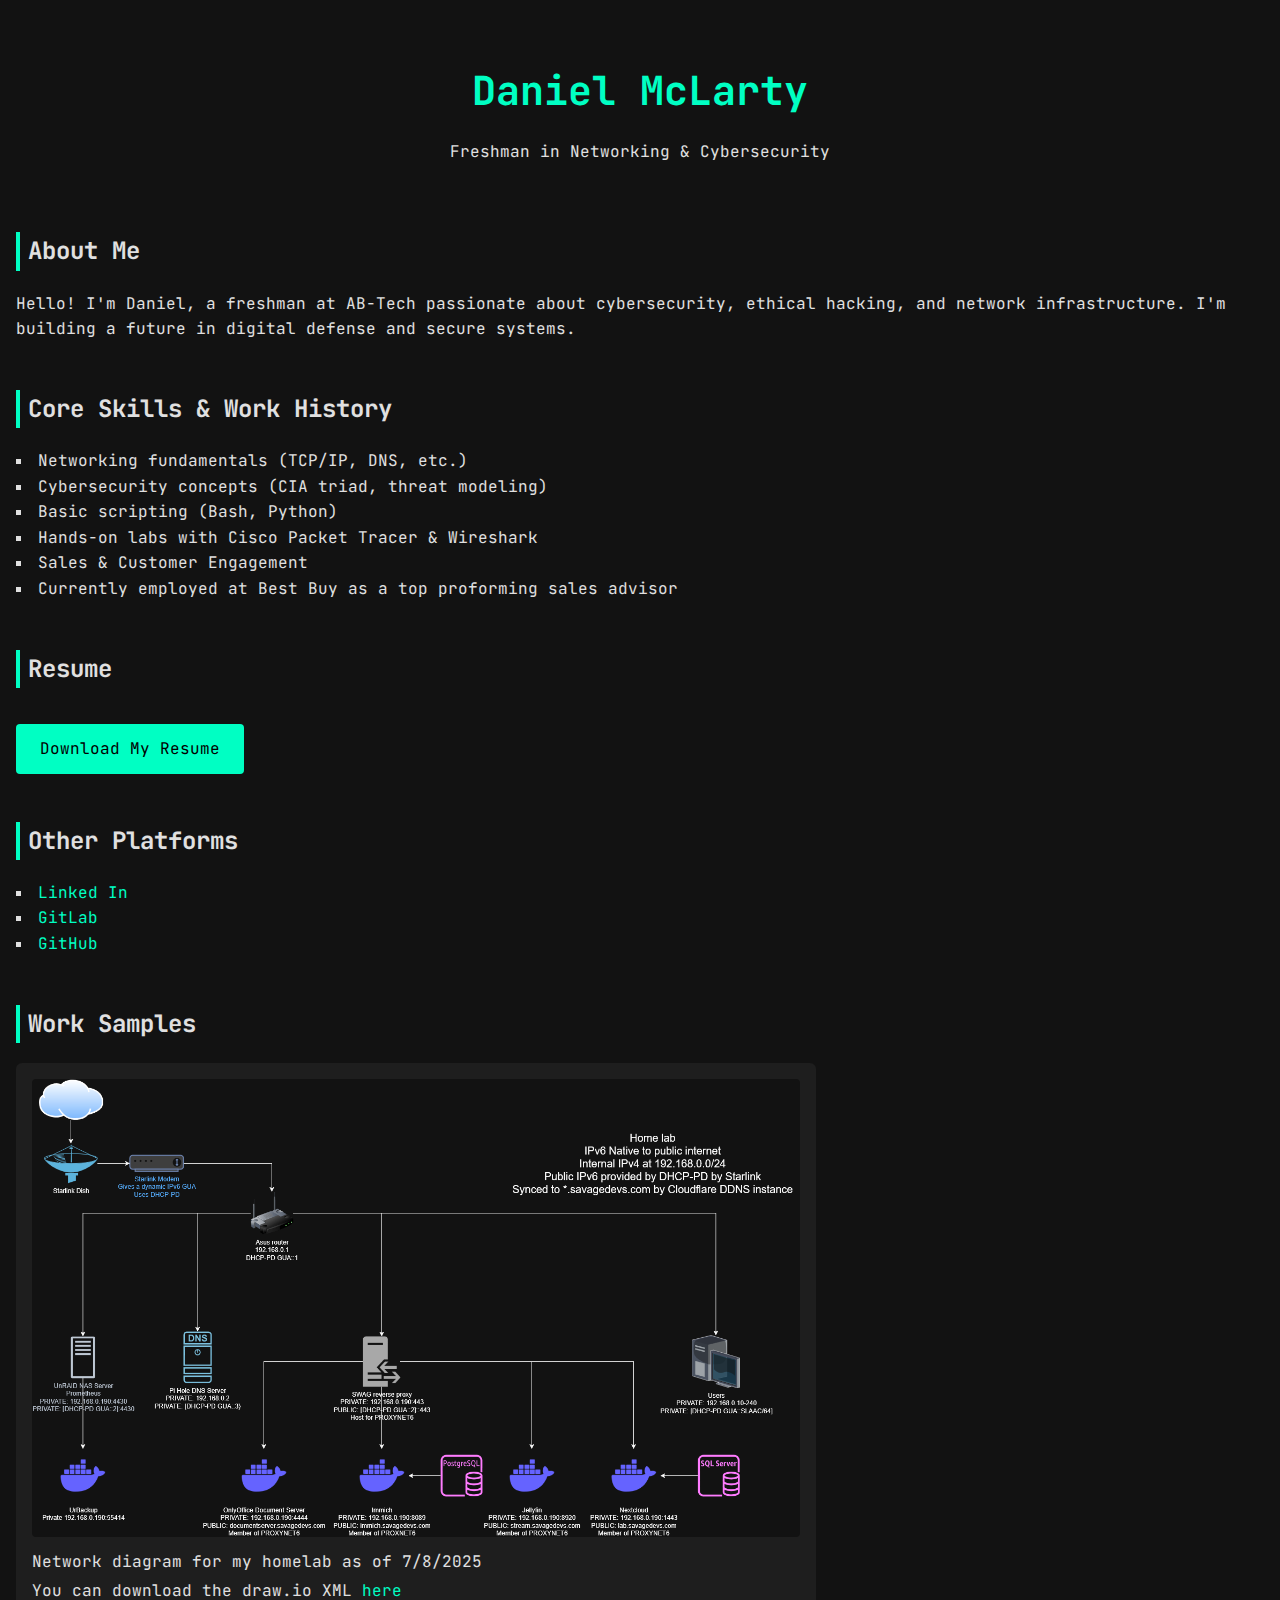
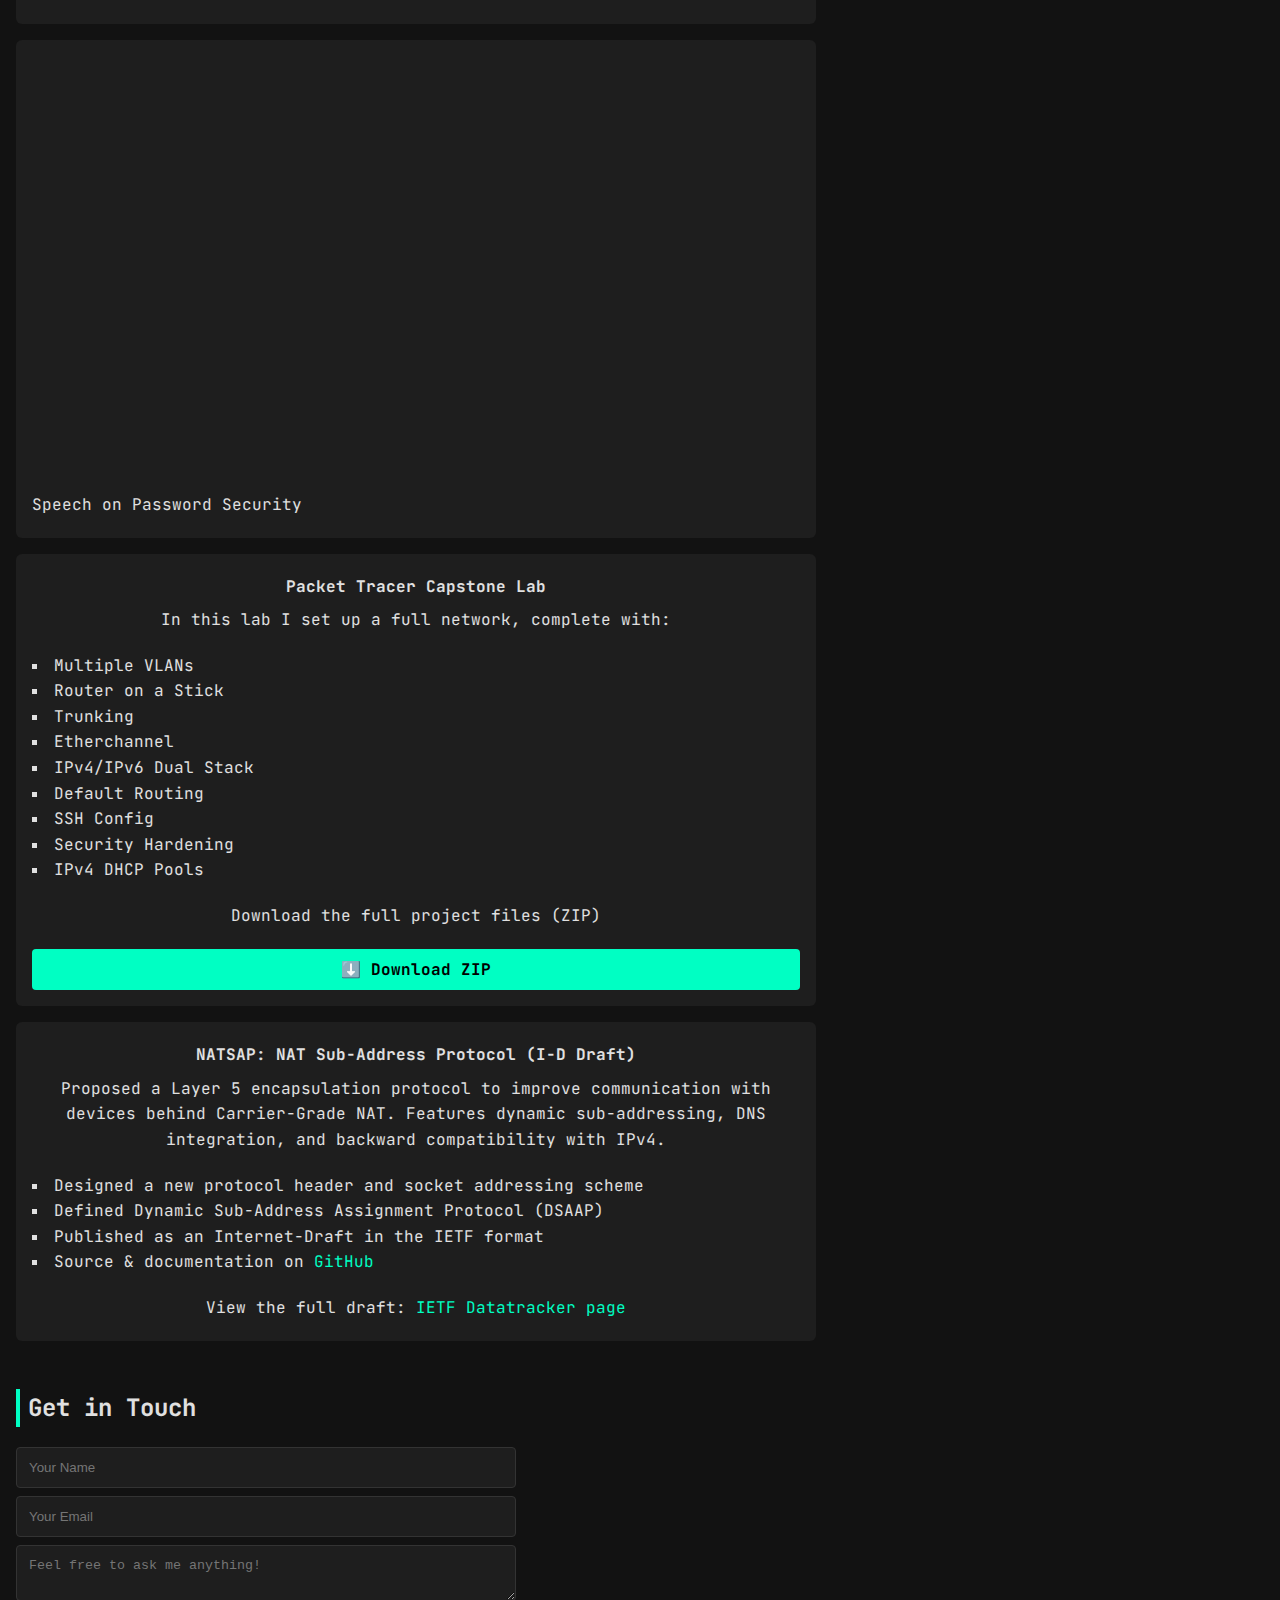
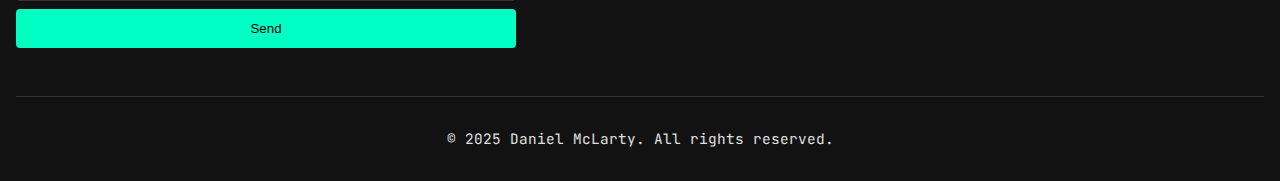
<file: index.html>
<!--
  MIT License

  Copyright (c) 2025 Daniel McLarty

  Permission is hereby granted, free of charge, to any person obtaining a copy
  of this software and associated documentation files (the "Software"), to deal
  in the Software without restriction, including without limitation the rights
  to use, copy, modify, merge, publish, distribute, sublicense, and/or sell
  copies of the Software, and to permit persons to whom the Software is
  furnished to do so, subject to the following conditions:

  The above copyright notice and this permission notice shall be included in all
  copies or substantial portions of the Software.

  THE SOFTWARE IS PROVIDED "AS IS", WITHOUT WARRANTY OF ANY KIND, EXPRESS OR
  IMPLIED, INCLUDING BUT NOT LIMITED TO THE WARRANTIES OF MERCHANTABILITY,
  FITNESS FOR A PARTICULAR PURPOSE AND NONINFRINGEMENT. IN NO EVENT SHALL THE
  AUTHORS OR COPYRIGHT HOLDERS BE LIABLE FOR ANY CLAIM, DAMAGES OR OTHER
  LIABILITY, WHETHER IN AN ACTION OF CONTRACT, TORT OR OTHERWISE, ARISING FROM,
  OUT OF OR IN CONNECTION WITH THE SOFTWARE OR THE USE OR OTHER DEALINGS IN THE
  SOFTWARE.
-->

<!DOCTYPE html>
<html lang="en">

<head>
  <meta charset="UTF-8" />
  <meta name="viewport" content="width=device-width, initial-scale=1.0" />
  <title>Daniel McLarty | Cybersecurity & Networking</title>
  <link href="https://fonts.googleapis.com/css2?family=JetBrains+Mono&display=swap" rel="stylesheet">
  <link rel="stylesheet" href="styles.css" />
  <link rel="icon" type="image/svg+xml" href="assets/favicon.svg" />
</head>

<body>
  <header>
    <h1>Daniel McLarty</h1>
    <p>Freshman in Networking & Cybersecurity</p>
  </header>

  <main>
    <section id="about">
      <h2>About Me</h2>
      <p>Hello! I'm Daniel, a freshman at AB-Tech passionate about cybersecurity, ethical hacking, and network
        infrastructure. I'm building a future in digital defense and secure systems.</p>
    </section>

    <section id="skills">
      <h2>Core Skills & Work History</h2>
      <ul>
        <li>Networking fundamentals (TCP/IP, DNS, etc.)</li>
        <li>Cybersecurity concepts (CIA triad, threat modeling)</li>
        <li>Basic scripting (Bash, Python)</li>
        <li>Hands-on labs with Cisco Packet Tracer & Wireshark</li>
        <li>Sales & Customer Engagement</li>
        <li>Currently employed at Best Buy as a top proforming sales advisor</li>
      </ul>
    </section>

    <section id="resume">
      <h2>Resume</h2>
      <a href="assets/resume.pdf" download class="btn">Download My Resume</a>
    </section>

    <section id="external">
      <h2>Other Platforms</h2>
      <ul>
        <li>
          <a href="https://linkedin.com/in/daniel-mclarty-709a6b34b">Linked In</a>
        </li>
        <li>
          <a href="https://gitlab.com/savagedevs">GitLab</a>
        </li>
        <li>
          <a href="https://github.com/Daniel-McLarty">GitHub</a>
        </li>
      </ul>
    </section>

    <section id="projects">
      <h2>Work Samples</h2>
      <div class="gallery">
        <div class="project">
          <img src="assets/network-diagram.png" alt="Sample Network Diagram" />
          <p>Network diagram for my homelab as of 7/8/2025</p>
          <p>You can download the draw.io XML <a href="assets/network.drawio.xml">here</a></p>
        </div>
        <div class="project">
          <div class="video-wrapper">
            <iframe src="https://www.youtube.com/embed/ScMzIvxBSi4" title="Placeholder Video" frameborder="0"
              allowfullscreen>
            </iframe>
          </div>
          <p>Speech on Password Security</p>
        </div>
        <div class="project">
          <div class="download-box">
            <p><strong>Packet Tracer Capstone Lab</strong></p>
            <p>In this lab I set up a full network, complete with:</p>
            <ul>
              <li>Multiple VLANs</li>
              <li>Router on a Stick</li>
              <li>Trunking</li>
              <li>Etherchannel</li>
              <li>IPv4/IPv6 Dual Stack</li>
              <li>Default Routing</li>
              <li>SSH Config</li>
              <li>Security Hardening</li>
              <li>IPv4 DHCP Pools</li>
            </ul>
            <p>Download the full project files (ZIP)</p>
            <a href="assets/packet-tracer-lab.zip" class="btn download-btn" download>
              ⬇️ Download ZIP
            </a>
          </div>
        </div>
        <div class="project">
          <div class="download-box">
            <p><strong>NATSAP: NAT Sub-Address Protocol (I-D Draft)</strong></p>
            <p>
              Proposed a Layer 5 encapsulation protocol to improve communication with devices behind Carrier-Grade NAT.
              Features dynamic sub-addressing, DNS integration, and backward compatibility with IPv4.
            </p>
            <ul>
              <li>Designed a new protocol header and socket addressing scheme</li>
              <li>Defined Dynamic Sub-Address Assignment Protocol (DSAAP)</li>
              <li>Published as an Internet-Draft in the IETF format</li>
              <li>Source & documentation on <a href="https://github.com/Daniel-McLarty/NAT-Sub-Address-Protocol"
                  target="_blank" rel="noopener noreferrer">GitHub</a></li>
            </ul>
            <p>
              View the full draft: <a href="https://datatracker.ietf.org/doc/draft-mclarty-nat-sub-address-protocol/"
                target="_blank" rel="noopener noreferrer">IETF Datatracker page</a>
            </p>
          </div>
        </div>
        <!-- Add more .project divs as needed -->
      </div>
    </section>

    <section id="form" class="contact-form">
      <h2>Get in Touch</h2>
      <div class="contact-form">
        <form id="contact-form" action="https://formsubmit.co/c743fe687f0a129fd73d56f9f8673d07" method="POST"
          target="_blank" rel="noopener noreferrer">
          <input type="text" name="name" placeholder="Your Name" aria-label="Your Name" autocomplete="name" required>
          <input type="email" name="email" placeholder="Your Email" aria-label="Your Email" autocomplete="email"
            required>
          <textarea name="message" placeholder="Feel free to ask me anything!" required></textarea>
          <input type="hidden" name="_autoresponse"
            value="Thank you for reaching out, I will respond as quick as I can.">
          <input type="hidden" name="_template" value="table">
          <input type="hidden" name="_subject" value="New submission!">
          <button type="submit">Send</button>
        </form>
        <p id="form-status" class="note" style="display: none; color: #66ff66;" aria-live="polite">✅ Message sent! I
          will respond as quick as I can.</p>
      </div>
    </section>

    <footer>
      <p>© 2025 Daniel McLarty. All rights reserved.</p>
    </footer>

    <script src="script.js"></script>
</body>

</html>
</file>
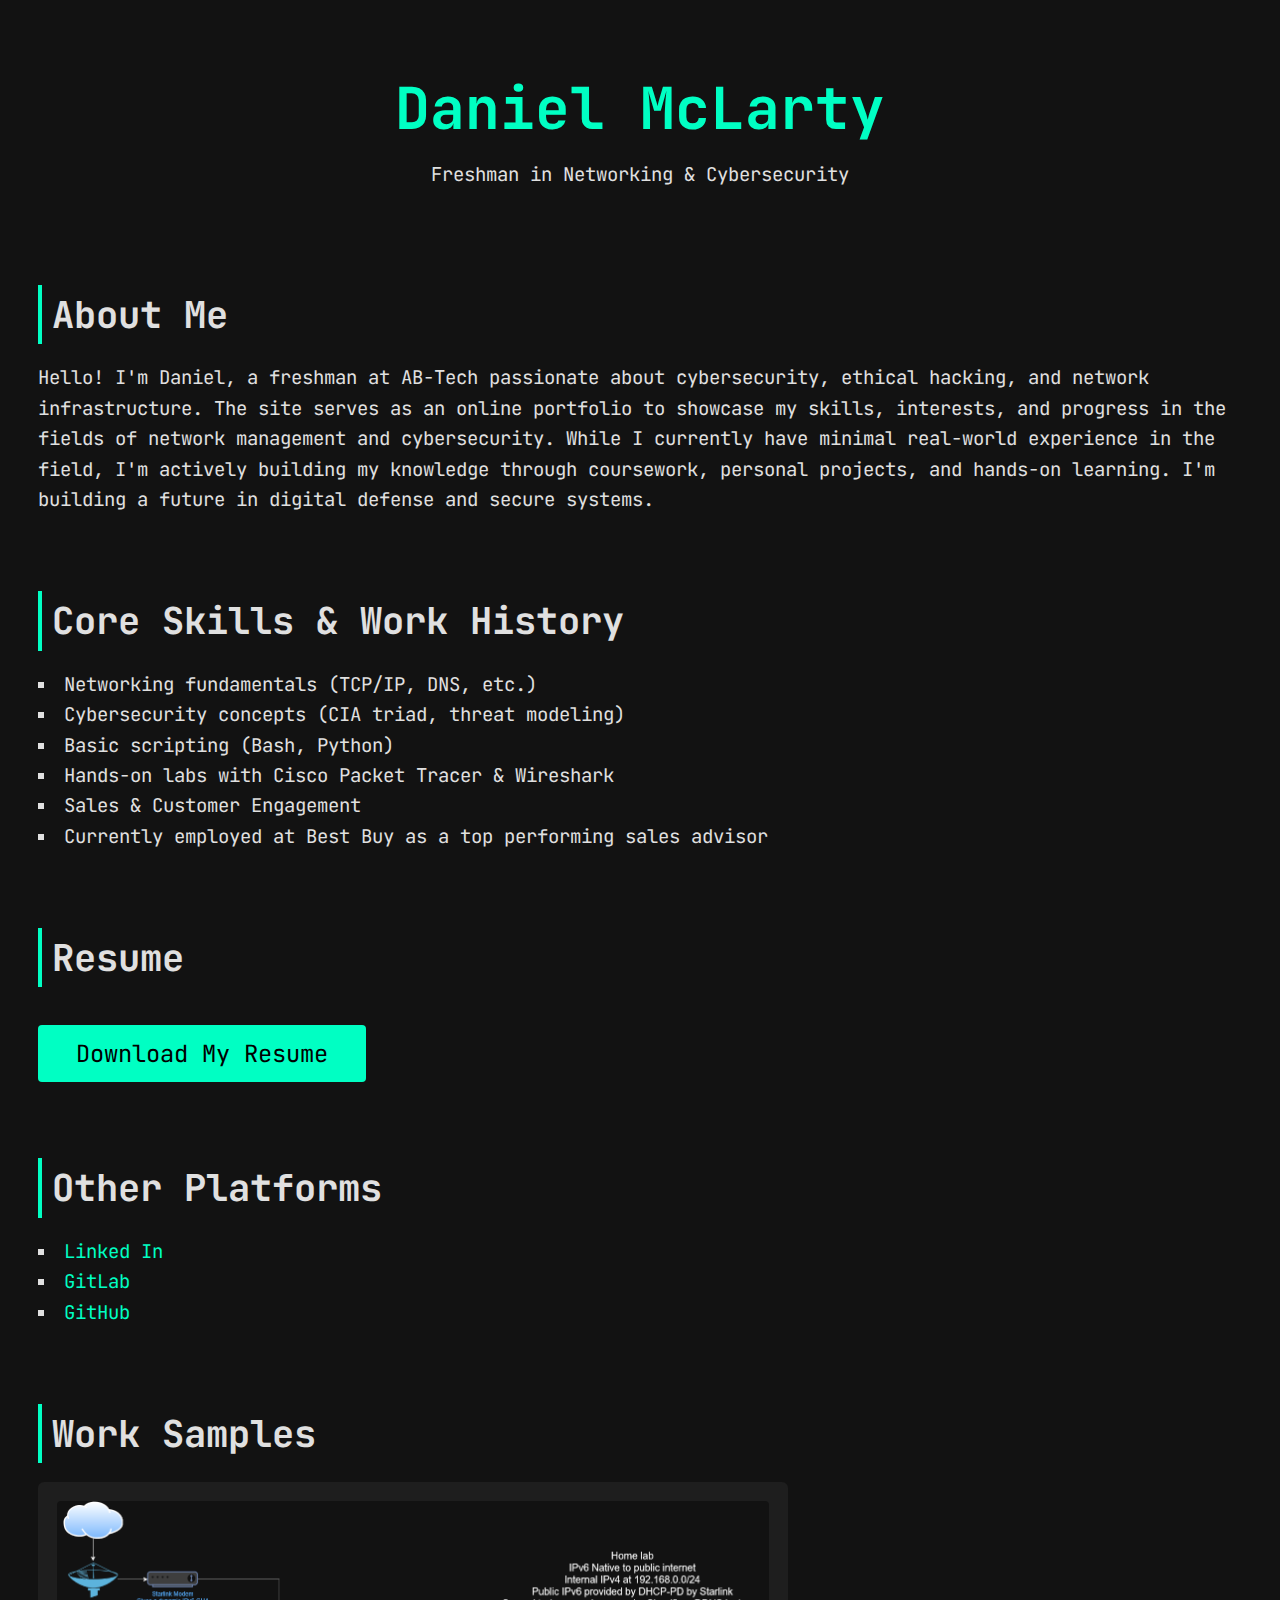
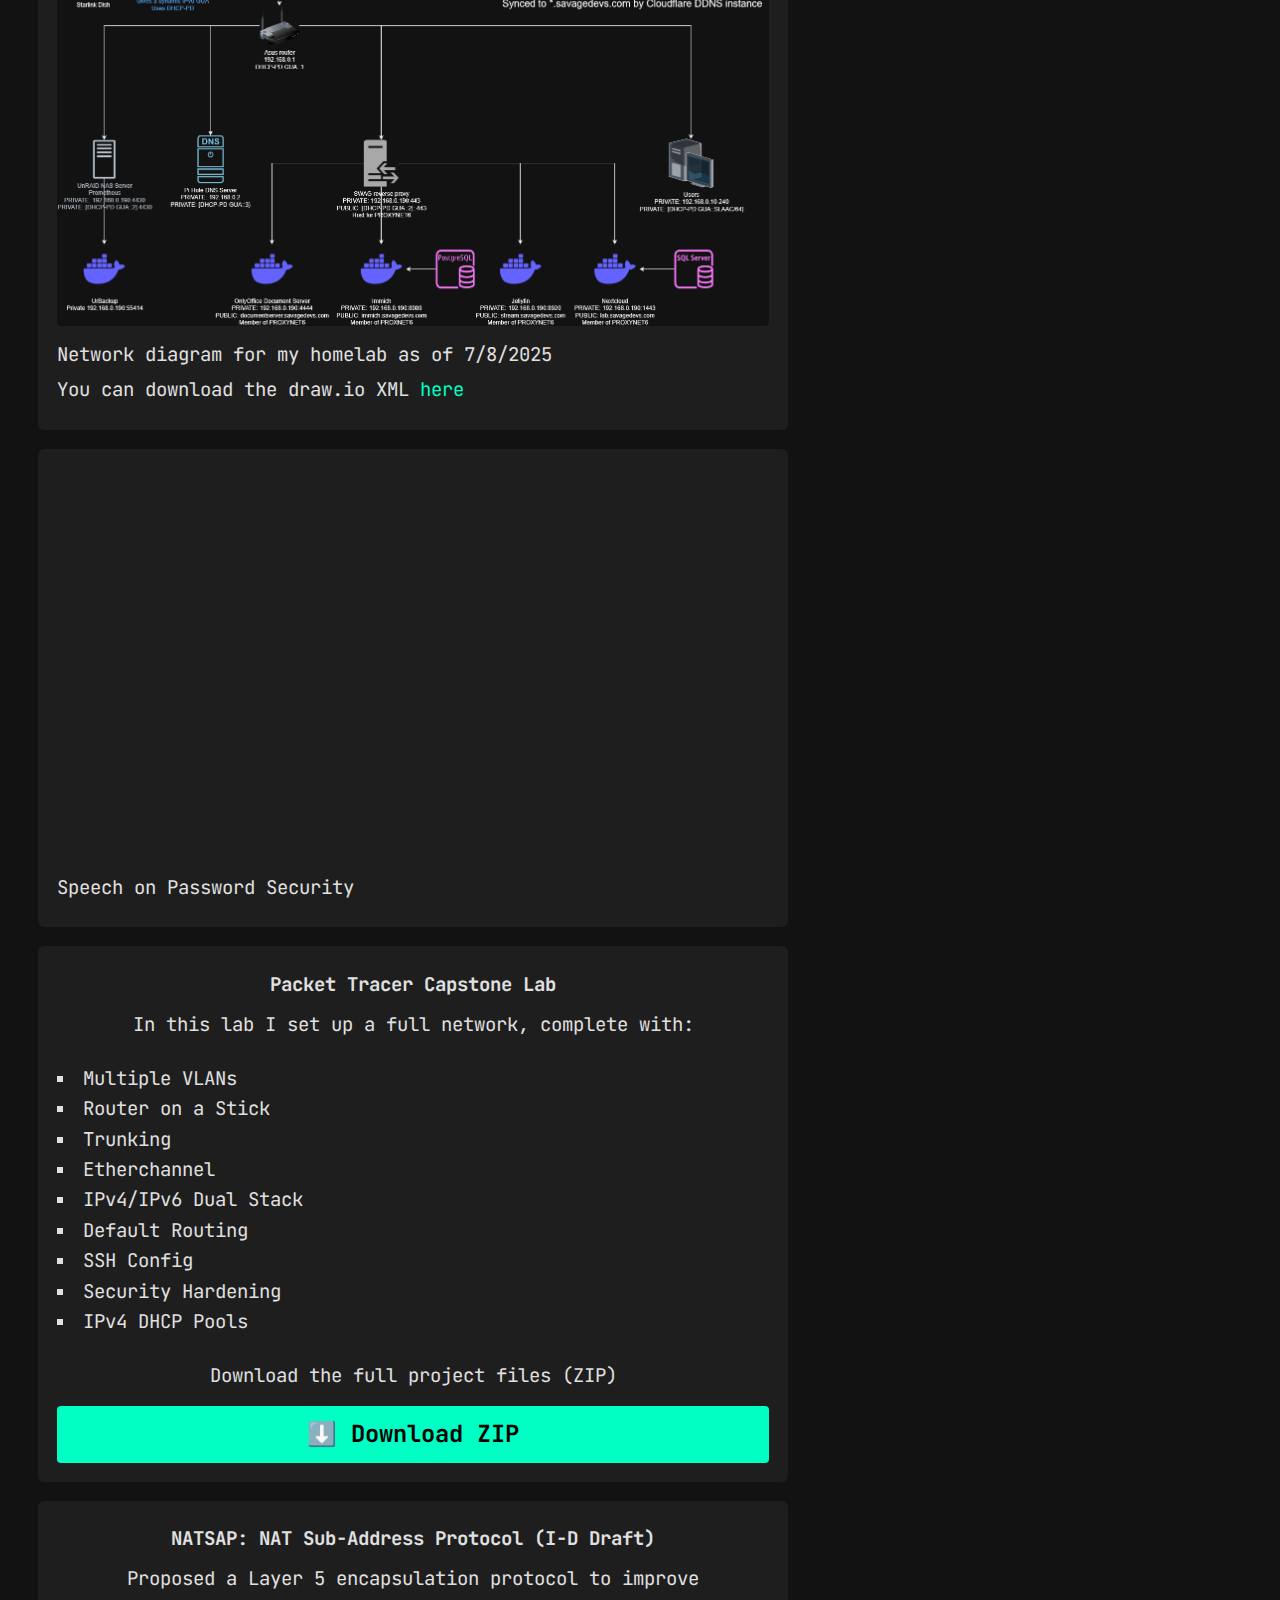
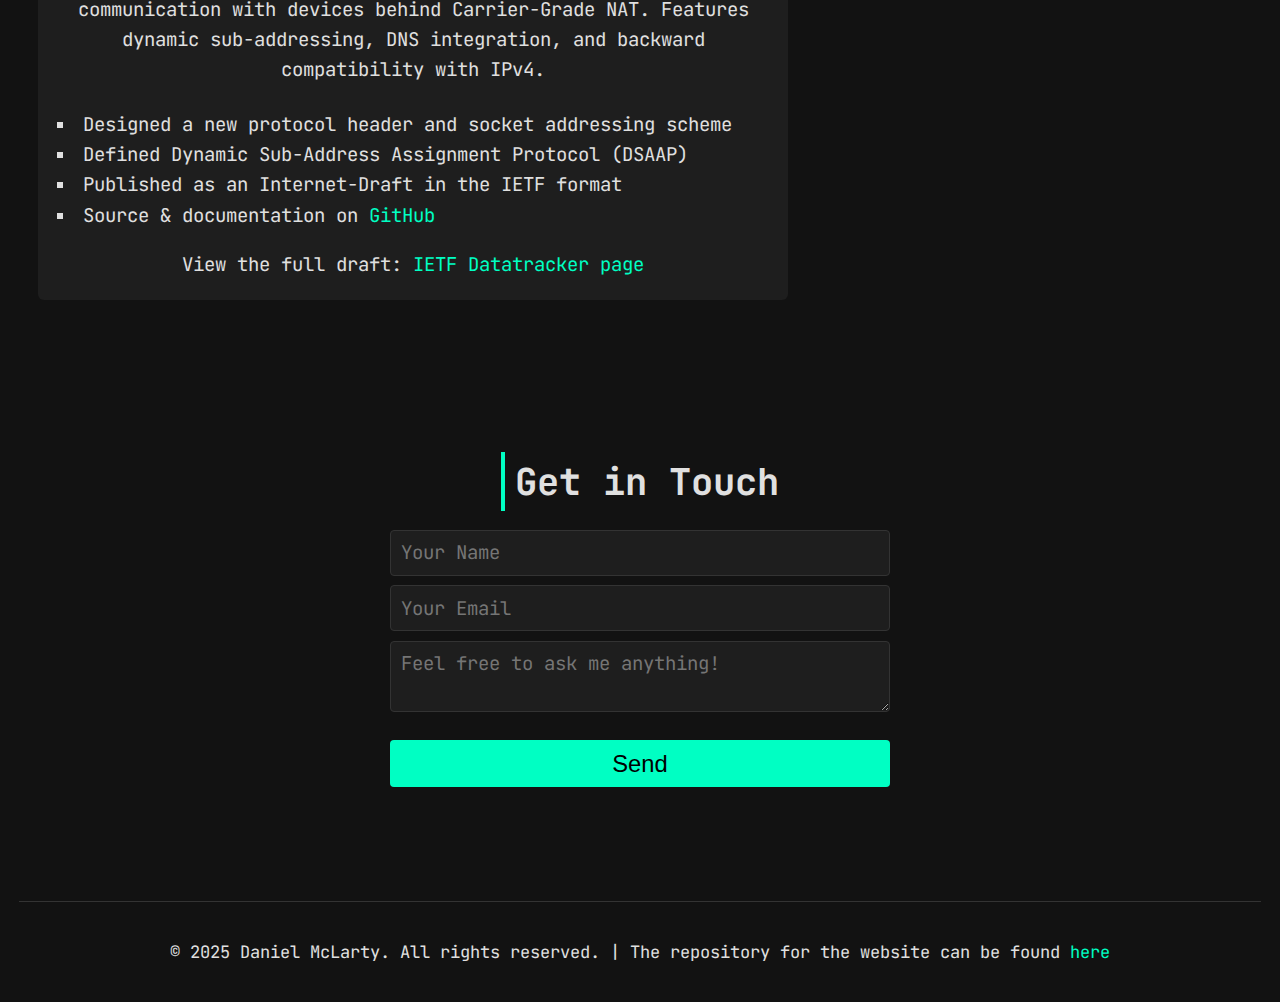
<file: site-root/index.html>
<!--
  MIT License

  Copyright (c) 2025 Daniel McLarty

  Permission is hereby granted, free of charge, to any person obtaining a copy
  of this software and associated documentation files (the "Software"), to deal
  in the Software without restriction, including without limitation the rights
  to use, copy, modify, merge, publish, distribute, sublicense, and/or sell
  copies of the Software, and to permit persons to whom the Software is
  furnished to do so, subject to the following conditions:

  The above copyright notice and this permission notice shall be included in all
  copies or substantial portions of the Software.

  THE SOFTWARE IS PROVIDED "AS IS", WITHOUT WARRANTY OF ANY KIND, EXPRESS OR
  IMPLIED, INCLUDING BUT NOT LIMITED TO THE WARRANTIES OF MERCHANTABILITY,
  FITNESS FOR A PARTICULAR PURPOSE AND NONINFRINGEMENT. IN NO EVENT SHALL THE
  AUTHORS OR COPYRIGHT HOLDERS BE LIABLE FOR ANY CLAIM, DAMAGES OR OTHER
  LIABILITY, WHETHER IN AN ACTION OF CONTRACT, TORT OR OTHERWISE, ARISING FROM,
  OUT OF OR IN CONNECTION WITH THE SOFTWARE OR THE USE OR OTHER DEALINGS IN THE
  SOFTWARE.
-->

<!DOCTYPE html>
<html lang="en">

<head>
  <meta charset="UTF-8" />
  <meta name="viewport" content="width=device-width, initial-scale=1.0" />
  <title>Daniel McLarty | Cybersecurity & Networking</title>
  <link href="https://fonts.googleapis.com/css2?family=JetBrains+Mono&display=swap" rel="stylesheet">
  <link rel="stylesheet" href="styles.css" />
  <link rel="icon" type="image/svg+xml" href="assets/favicon.svg" />
</head>

<body>
  <a href="#main" class="skip-link">Skip to main content</a>

  <header>
    <h1>Daniel McLarty</h1>
    <p>Freshman in Networking & Cybersecurity</p>
  </header>

  <div class="page-wrapper">
    <main id="main" class="content">
      <section id="about">
        <h2>About Me</h2>
        <p>Hello! I'm Daniel, a freshman at AB-Tech passionate about cybersecurity, ethical hacking, and network
          infrastructure. The site serves as an online portfolio to showcase my skills, interests, and progress in the
          fields of network management and cybersecurity. While I currently have minimal real-world experience in the
          field, I'm actively building my knowledge through coursework, personal projects, and hands-on learning. I'm
          building a future in digital defense and secure systems.</p>
      </section>

      <section id="skills">
        <h2>Core Skills & Work History</h2>
        <ul>
          <li>Networking fundamentals (TCP/IP, DNS, etc.)</li>
          <li>Cybersecurity concepts (CIA triad, threat modeling)</li>
          <li>Basic scripting (Bash, Python)</li>
          <li>Hands-on labs with Cisco Packet Tracer & Wireshark</li>
          <li>Sales & Customer Engagement</li>
          <li>Currently employed at Best Buy as a top performing sales advisor</li>
        </ul>
      </section>

      <section id="resume">
        <h2>Resume</h2>
        <a href="assets/resume.pdf" download class="btn">Download My Resume</a>
      </section>

      <section id="external">
        <h2>Other Platforms</h2>
        <nav>
          <ul>
            <li>
              <a href="https://linkedin.com/in/daniel-mclarty-709a6b34b" target="_blank"
                rel="noopener noreferrer">Linked
                In</a>
            </li>
            <li>
              <a href="https://gitlab.com/savagedevs" target="_blank" rel="noopener noreferrer">GitLab</a>
            </li>
            <li>
              <a href="https://github.com/Daniel-McLarty" target="_blank" rel="noopener noreferrer">GitHub</a>
            </li>
          </ul>
        </nav>
      </section>

      <section id="projects">
        <h2>Work Samples</h2>
        <div class="gallery">
          <div class="project">
            <img src="assets/network-diagram.png" alt="Sample Network Diagram" />
            <p>Network diagram for my homelab as of 7/8/2025</p>
            <p>You can download the draw.io XML <a href="assets/network.drawio.xml">here</a></p>
          </div>

          <div class="project">
            <div class="video-wrapper">
              <iframe src="https://www.youtube.com/embed/ScMzIvxBSi4" title="Placeholder Video" frameborder="0"
                allowfullscreen></iframe>
            </div>
            <p>Speech on Password Security</p>
          </div>

          <div class="project">
            <div class="download-box">
              <p><strong>Packet Tracer Capstone Lab</strong></p>
              <p>In this lab I set up a full network, complete with:</p>
              <ul>
                <li>Multiple VLANs</li>
                <li>Router on a Stick</li>
                <li>Trunking</li>
                <li>Etherchannel</li>
                <li>IPv4/IPv6 Dual Stack</li>
                <li>Default Routing</li>
                <li>SSH Config</li>
                <li>Security Hardening</li>
                <li>IPv4 DHCP Pools</li>
              </ul>
              <p>Download the full project files (ZIP)</p>
              <a href="assets/packet-tracer-lab.zip" class="btn download-btn" download>⬇️ Download ZIP</a>
            </div>
          </div>

          <div class="project">
            <div class="download-box">
              <p><strong>NATSAP: NAT Sub-Address Protocol (I-D Draft)</strong></p>
              <p>
                Proposed a Layer 5 encapsulation protocol to improve communication with devices behind Carrier-Grade
                NAT. Features dynamic sub-addressing, DNS integration, and backward compatibility with IPv4.
              </p>
              <ul>
                <li>Designed a new protocol header and socket addressing scheme</li>
                <li>Defined Dynamic Sub-Address Assignment Protocol (DSAAP)</li>
                <li>Published as an Internet-Draft in the IETF format</li>
                <li>Source & documentation on <a href="https://github.com/Daniel-McLarty/NAT-Sub-Address-Protocol"
                    target="_blank" rel="noopener noreferrer">GitHub</a></li>
              </ul>
              <div>
                View the full draft:
                <a href="https://datatracker.ietf.org/doc/draft-mclarty-nat-sub-address-protocol/" target="_blank"
                  rel="noopener noreferrer">IETF Datatracker page</a>
              </div>
            </div>
          </div>
        </div>
      </section>

      <section id="form" class="contact-form">
        <h2>Get in Touch</h2>
        <div class="contact-form-div">
          <form id="contact-form" action="https://formsubmit.co/c743fe687f0a129fd73d56f9f8673d07" method="POST"
            target="_blank" rel="noopener noreferrer">
            <input type="text" name="name" placeholder="Your Name" aria-label="Your Name" autocomplete="name" required>
            <input type="email" name="email" placeholder="Your Email" aria-label="Your Email" autocomplete="email"
              required>
            <textarea name="message" placeholder="Feel free to ask me anything!" required></textarea>
            <input type="hidden" name="_autoresponse"
              value="Thank you for reaching out, I will respond as quick as I can.">
            <input type="hidden" name="_template" value="table">
            <input type="hidden" name="_subject" value="New submission!">
            <button type="submit" class="btn">Send</button>
          </form>
          <p id="form-status" class="note" style="display: none; color: #66ff66;" aria-live="polite">
            ✅ Message sent! I will respond as quick as I can.
          </p>
        </div>
      </section>
    </main>
  </div>

  <footer>
    <p>© 2025 Daniel McLarty. All rights reserved. | The repository for the website can be found
      <a href="https://github.com/Daniel-McLarty/Portfolio-Website" target="_blank" rel="noopener noreferrer">here</a>
    </p>
  </footer>

  <script src="script.js"></script>
</body>

</html>
</file>
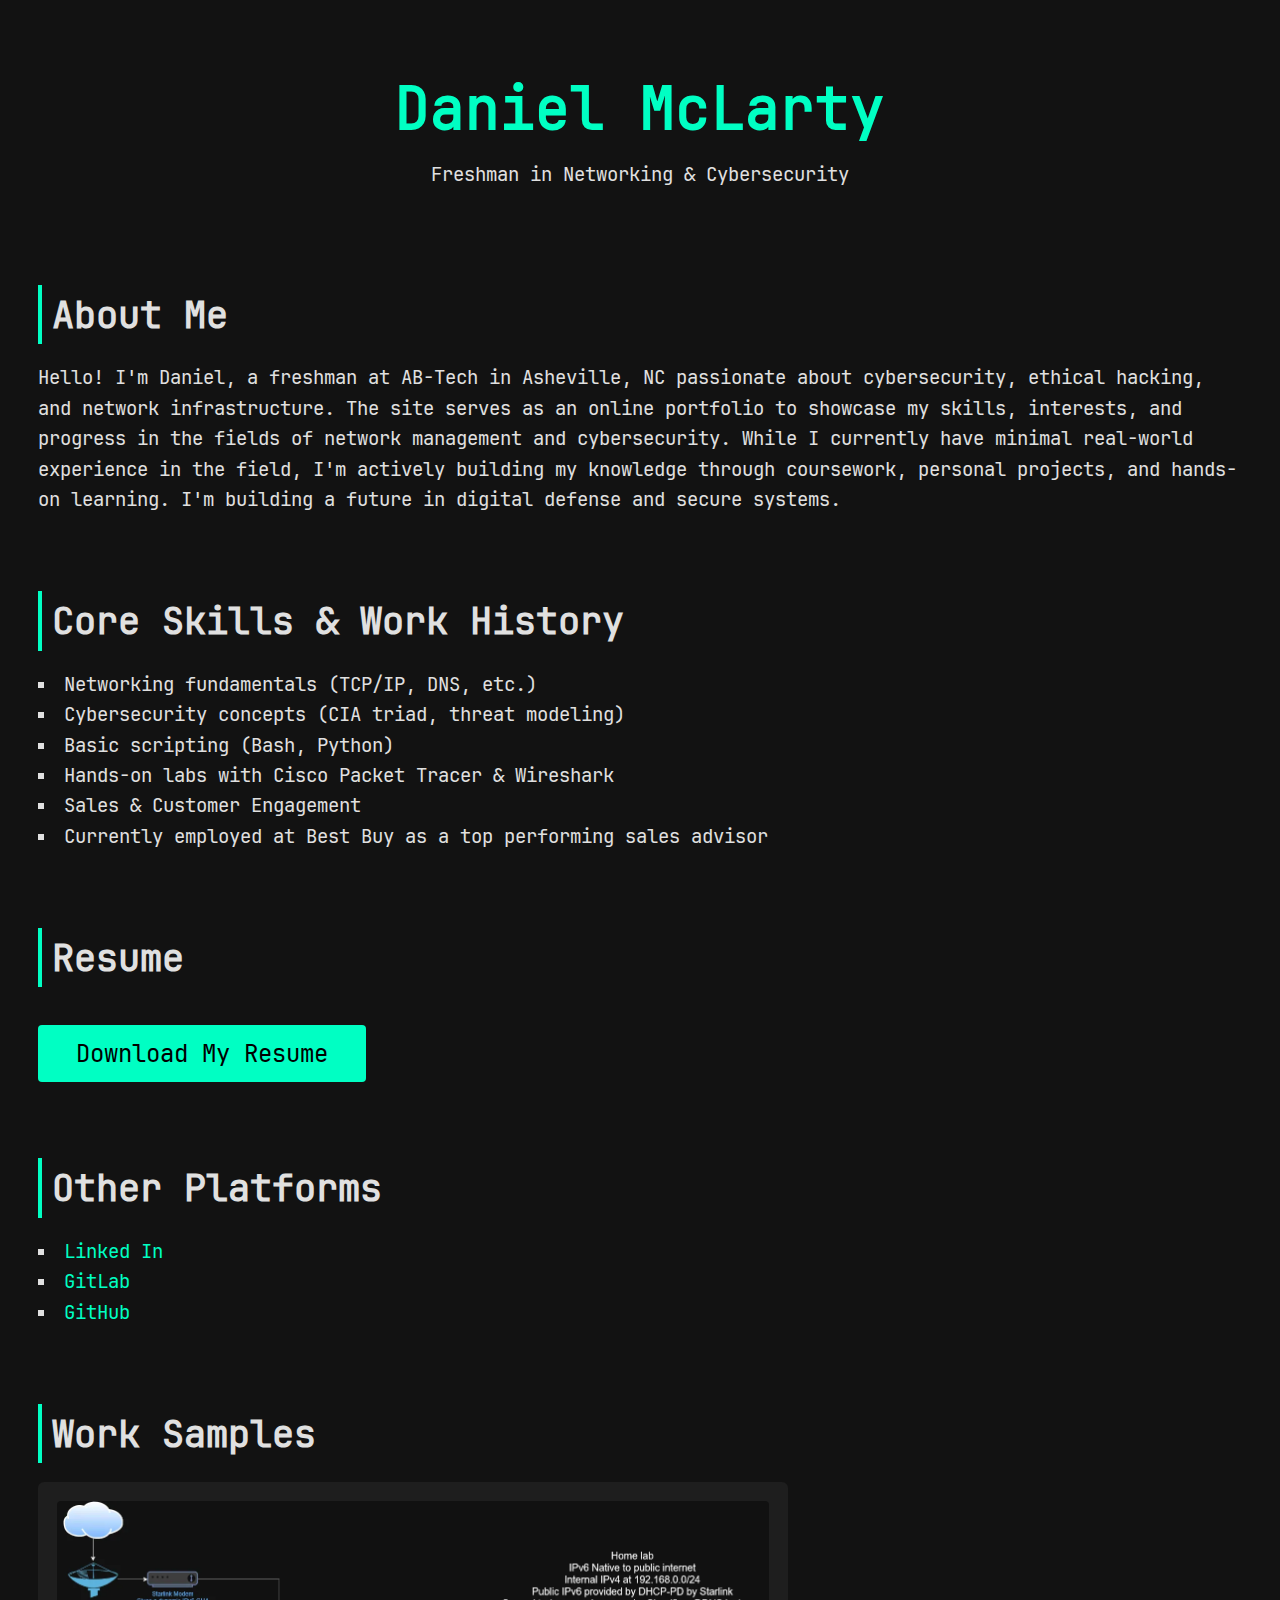
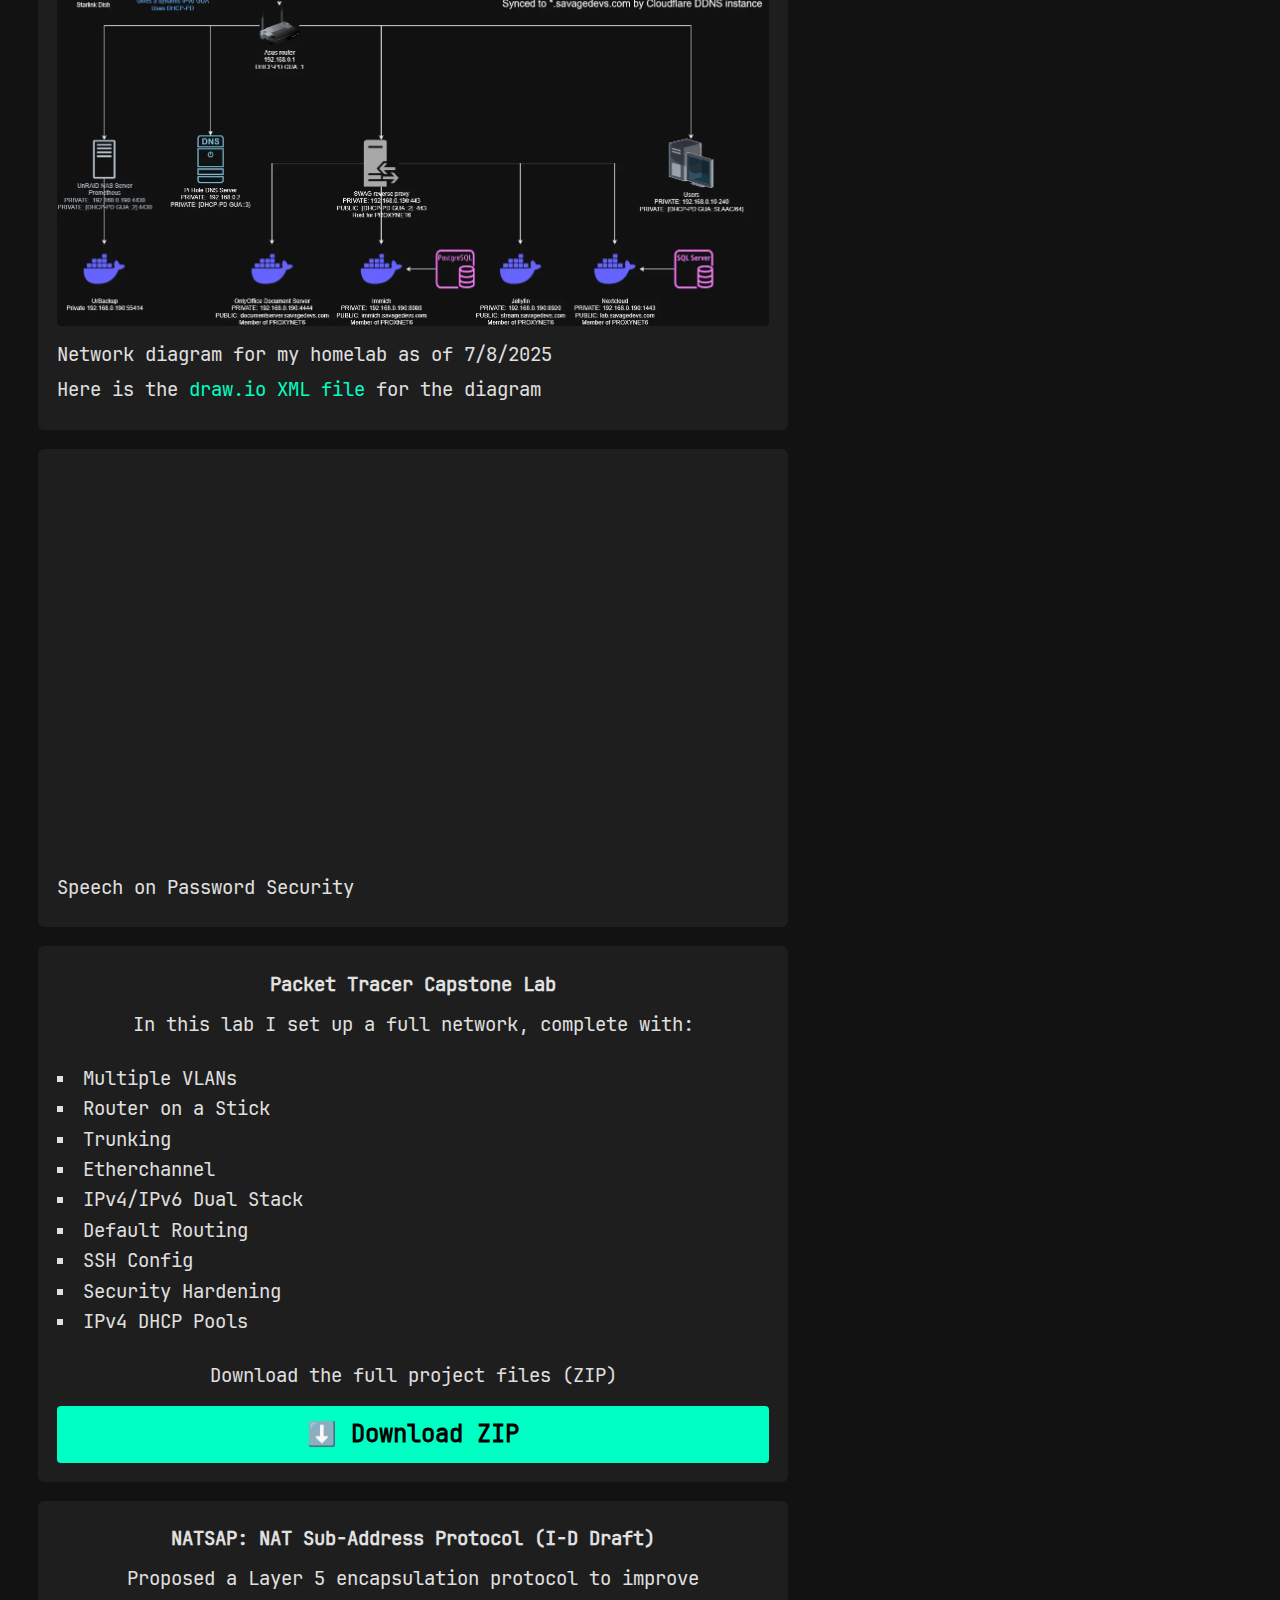
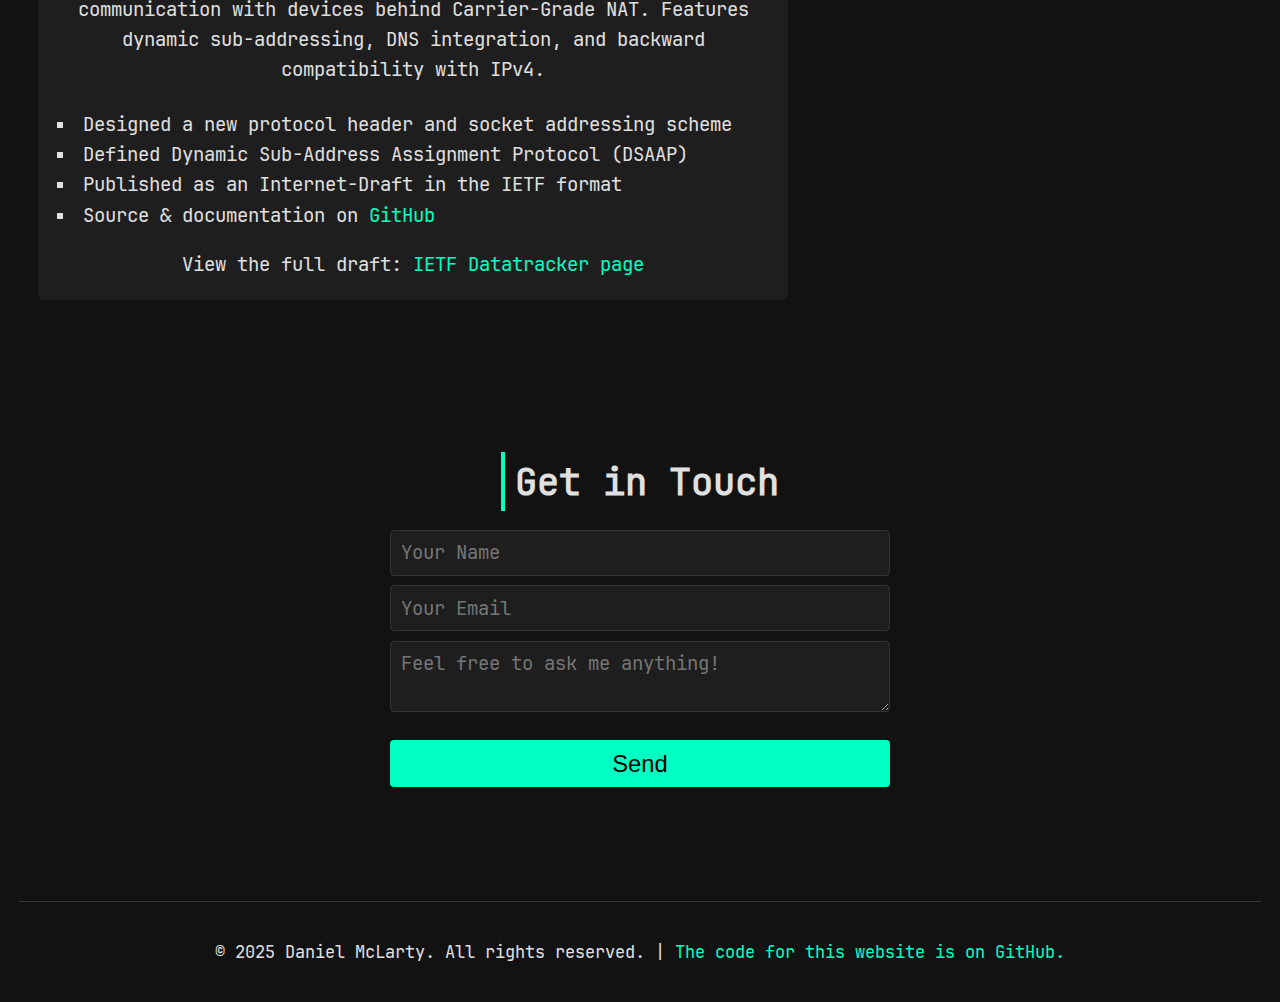
<file: src/index.html>
<!--
  MIT License

  Copyright (c) 2025 Daniel McLarty

  Permission is hereby granted, free of charge, to any person obtaining a copy
  of this software and associated documentation files (the "Software"), to deal
  in the Software without restriction, including without limitation the rights
  to use, copy, modify, merge, publish, distribute, sublicense, and/or sell
  copies of the Software, and to permit persons to whom the Software is
  furnished to do so, subject to the following conditions:

  The above copyright notice and this permission notice shall be included in all
  copies or substantial portions of the Software.

  THE SOFTWARE IS PROVIDED "AS IS", WITHOUT WARRANTY OF ANY KIND, EXPRESS OR
  IMPLIED, INCLUDING BUT NOT LIMITED TO THE WARRANTIES OF MERCHANTABILITY,
  FITNESS FOR A PARTICULAR PURPOSE AND NONINFRINGEMENT. IN NO EVENT SHALL THE
  AUTHORS OR COPYRIGHT HOLDERS BE LIABLE FOR ANY CLAIM, DAMAGES OR OTHER
  LIABILITY, WHETHER IN AN ACTION OF CONTRACT, TORT OR OTHERWISE, ARISING FROM,
  OUT OF OR IN CONNECTION WITH THE SOFTWARE OR THE USE OR OTHER DEALINGS IN THE
  SOFTWARE.
-->

<!DOCTYPE html>
<html lang="en">

<head>
  <meta charset="UTF-8" />
  <meta name="viewport" content="width=device-width, initial-scale=1.0" />

  <link rel="stylesheet" href="styles.css" />
  <link rel="preload" href="styles.css" as="style">

  <meta name="description" content="Daniel McLarty - Freshman Networking & Cybersecurity student showcasing skills, projects,
    and portfolio in cybersecurity, ethical hacking, and network infrastructure.">
  <meta property="og:title" content="Daniel McLarty | Cybersecurity & Networking" />
  <meta property="og:description"
    content="Explore Daniel McLarty’s portfolio and projects in cybersecurity and networking." />
  <meta property="og:url" content="https://daniel.mclarty.tech" />
  <meta name="twitter:card" content="summary_large_image" />
  <link rel="canonical" href="https://daniel.mclarty.tech/" />
  <link rel="preload" href="assets/network-diagram.webp" as="image" />
  <link rel="preconnect" href="https://www.youtube.com" crossorigin>

  <title>Daniel McLarty | Cybersecurity & Networking</title>

  <script type="application/ld+json">
  {
    "@context": "https://schema.org",
    "@type": "Person",
    "name": "Daniel McLarty",
    "jobTitle": "Networking & Cybersecurity Student",
    "url": "https://daniel.mclarty.tech",
    "sameAs": [
      "https://linkedin.com/in/daniel-mclarty-709a6b34b",
      "https://gitlab.com/savagedevs",
      "https://github.com/Daniel-McLarty"
    ]
  }
  </script>

  <link rel="preload" href="assets/jetbrains.woff2" as="font" type="font/woff2" crossorigin>
  <link rel="icon" type="image/svg+xml" href="assets/favicon.svg" />
</head>

<body>
  <a href="#main" class="skip-link">Skip to main content</a>

  <header role="banner">
    <h1>Daniel McLarty</h1>
    <p>Freshman in Networking & Cybersecurity</p>
  </header>

  <div class="page-wrapper">
    <main id="main" class="content" role="main">
      <section id="about">
        <h2>About Me</h2>
        <p>Hello! I'm Daniel, a freshman at AB-Tech in Asheville, NC passionate about cybersecurity, ethical hacking,
          and network infrastructure. The site serves as an online portfolio to showcase my skills, interests, and
          progress in the fields of network management and cybersecurity. While I currently have minimal real-world
          experience in the field, I'm actively building my knowledge through coursework, personal projects, and
          hands-on learning. I'm building a future in digital defense and secure systems.</p>
      </section>

      <section id="skills">
        <h2>Core Skills & Work History</h2>
        <ul>
          <li>Networking fundamentals (TCP/IP, DNS, etc.)</li>
          <li>Cybersecurity concepts (CIA triad, threat modeling)</li>
          <li>Basic scripting (Bash, Python)</li>
          <li>Hands-on labs with Cisco Packet Tracer & Wireshark</li>
          <li>Sales & Customer Engagement</li>
          <li>Currently employed at Best Buy as a top performing sales advisor</li>
        </ul>
      </section>

      <section id="resume">
        <h2>Resume</h2>
        <a href="assets/resume.pdf" download="Daniel McLarty's Resume.pdf" class="btn">Download My Resume</a>
      </section>

      <section id="external">
        <h2>Other Platforms</h2>
        <nav role="navigation">
          <ul>
            <li>
              <a href="https://linkedin.com/in/daniel-mclarty-709a6b34b" target="_blank"
                rel="noopener noreferrer">Linked
                In</a>
            </li>
            <li>
              <a href="https://gitlab.com/savagedevs" target="_blank" rel="noopener noreferrer">GitLab</a>
            </li>
            <li>
              <a href="https://github.com/Daniel-McLarty" target="_blank" rel="noopener noreferrer">GitHub</a>
            </li>
          </ul>
        </nav>
      </section>

      <section id="projects">
        <h2>Work Samples</h2>
        <div class="gallery">
          <div class="project">
            <img src="assets/network-diagram.webp" alt="Sample Network Diagram" loading="lazy" />
            <p>Network diagram for my homelab as of 7/8/2025</p>
            <p>Here is the <a href="assets/network.drawio.xml" download="Homelab Network Map.drawio.xml">draw.io XML
                file</a> for the diagram</p>
          </div>

          <div class="project">
            <div class="video-wrapper">
              <iframe loading="lazy" src="https://www.youtube.com/embed/D7q-3hdKTm4" title="Password Security Speech"
                frameborder="0" allowfullscreen></iframe>
            </div>
            <p>Speech on Password Security</p>
          </div>

          <div class="project">
            <div class="download-box">
              <p><strong>Packet Tracer Capstone Lab</strong></p>
              <p>In this lab I set up a full network, complete with:</p>
              <ul>
                <li>Multiple VLANs</li>
                <li>Router on a Stick</li>
                <li>Trunking</li>
                <li>Etherchannel</li>
                <li>IPv4/IPv6 Dual Stack</li>
                <li>Default Routing</li>
                <li>SSH Config</li>
                <li>Security Hardening</li>
                <li>IPv4 DHCP Pools</li>
              </ul>
              <p>Download the full project files (ZIP)</p>
              <a href="assets/packet-tracer-lab.zip" class="btn download-btn" download>⬇️ Download ZIP</a>
            </div>
          </div>

          <div class="project">
            <div class="download-box">
              <p><strong>NATSAP: NAT Sub-Address Protocol (I-D Draft)</strong></p>
              <p>
                Proposed a Layer 5 encapsulation protocol to improve communication with devices behind Carrier-Grade
                NAT. Features dynamic sub-addressing, DNS integration, and backward compatibility with IPv4.
              </p>
              <ul>
                <li>Designed a new protocol header and socket addressing scheme</li>
                <li>Defined Dynamic Sub-Address Assignment Protocol (DSAAP)</li>
                <li>Published as an Internet-Draft in the IETF format</li>
                <li>Source & documentation on <a href="https://github.com/Daniel-McLarty/NAT-Sub-Address-Protocol"
                    target="_blank" rel="noopener noreferrer">GitHub</a></li>
              </ul>
              <div>
                View the full draft:
                <a href="https://datatracker.ietf.org/doc/draft-mclarty-nat-sub-address-protocol/" target="_blank"
                  rel="noopener noreferrer">IETF Datatracker page</a>
              </div>
            </div>
          </div>
        </div>
      </section>

      <section id="form" class="contact-form">
        <h2>Get in Touch</h2>
        <div class="contact-form-div">
          <form id="contact-form" action="https://formsubmit.co/c743fe687f0a129fd73d56f9f8673d07" method="POST"
            target="_blank" rel="noopener noreferrer">
            <input type="text" name="name" placeholder="Your Name" aria-label="Your Name" autocomplete="name" required>
            <input type="email" name="email" placeholder="Your Email" aria-label="Your Email" autocomplete="email"
              required>
            <textarea name="message" placeholder="Feel free to ask me anything!" required></textarea>
            <input type="hidden" name="_autoresponse"
              value="Thank you for reaching out, I will respond as quick as I can.">
            <input type="hidden" name="_template" value="table">
            <input type="hidden" name="_subject" value="New submission!">
            <button type="submit" class="btn">Send</button>
          </form>
          <p id="form-status" class="note" style="display: none; color: #66ff66;" aria-live="polite">
            ✅ Message sent! I will respond as quick as I can.
          </p>
        </div>
      </section>
    </main>
  </div>

  <footer role="contentinfo">
    <p>© 2025 Daniel McLarty. All rights reserved. |
      <a href="https://github.com/Daniel-McLarty/Portfolio-Website" target="_blank" rel="noopener noreferrer">The code
        for this website is on GitHub.</a>
    </p>
  </footer>

  <script src="script.js" defer></script>
</body>

</html>
</file>
<file: styles.css>
:root {
  --bg-color: #121212;
  --text-color: #e0e0e0;
  --accent-color: #00ffc3;
  --font: 'JetBrains Mono', monospace;
}

body {
  margin: 0;
  font-family: var(--font);
  background-color: var(--bg-color);
  color: var(--text-color);
  line-height: 1.6;
  padding: 0 1rem;
}

header {
  text-align: center;
  padding: 2rem 0;
}

header h1 {
  margin-bottom: 0.2rem;
  font-size: 2.5rem;
  color: var(--accent-color);
}

main section {
  margin-bottom: 3rem;
}

h2 {
  border-left: 4px solid var(--accent-color);
  padding-left: 0.5rem;
}

ul {
  list-style-type: square;
  margin-left: 1.5rem;
}

a {
  color: #00ffc3;
  text-decoration: none;
}

a:hover {
  text-decoration: underline;
}


.btn {
  background-color: var(--accent-color);
  color: #000;
  padding: 0.75rem 1.5rem;
  border: none;
  text-decoration: none;
  display: inline-block;
  margin-top: 1rem;
  border-radius: 4px;
}

.gallery {
  display: flex;
  flex-wrap: wrap;
  gap: 1rem;
  justify-content: left;
  max-width: 1800px;
  margin: 0 0;
}

.project {
  background-color: #1e1e1e;
  padding: 1rem;
  border-radius: 6px;
  width: 100%;
  max-width: 800px;
  /* limits how wide each sample can go */
  box-sizing: border-box;
}

.project img {
  max-width: 100%;
  border-radius: 4px;
}

form {
  display: flex;
  flex-direction: column;
  gap: 0.5rem;
  max-width: 500px;
}

input,
textarea {
  background: #1e1e1e;
  border: 1px solid #333;
  color: white;
  padding: 0.75rem;
  border-radius: 4px;
  resize: vertical;
}

button {
  background-color: var(--accent-color);
  color: black;
  padding: 0.75rem;
  border: none;
  border-radius: 4px;
  cursor: pointer;
}

.feedback {
  margin-top: 1rem;
  color: var(--accent-color);
}

footer {
  text-align: center;
  padding: 1rem 0;
  border-top: 1px solid #333;
  font-size: 0.9rem;
}

.video-wrapper {
  position: relative;
  width: 100%;
  padding-bottom: 56.25%;
  /* 16:9 aspect ratio */
  height: 0;
  overflow: hidden;
  border-radius: 6px;
}

.video-wrapper iframe {
  position: absolute;
  top: 0;
  left: 0;
  width: 100%;
  height: 100%;
  border: 0;
}

.download-box {
  display: flex;
  flex-direction: column;
  justify-content: center;
  height: 100%;
  text-align: center;
}

.download-btn {
  margin-top: 1rem;
  background-color: var(--accent-color);
  color: #000;
  padding: 0.5rem 1rem;
  border-radius: 4px;
  text-decoration: none;
  font-weight: bold;
  display: inline-block;
}

ul {
  list-style-position: inside;
  padding-left: 0;
  margin-left: 0;
  text-align: left;
  /* ensures bullet and text are aligned */
}

section#projects p {
  margin-top: 0.25rem;
  margin-bottom: 0.25rem;
}
</file>
<file: site-root/styles.css>
/*
  MIT License

  Copyright (c) 2025 Daniel McLarty

  Permission is hereby granted, free of charge, to any person obtaining a copy
  of this software and associated documentation files (the "Software"), to deal
  in the Software without restriction, including without limitation the rights
  to use, copy, modify, merge, publish, distribute, sublicense, and/or sell
  copies of the Software, and to permit persons to whom the Software is
  furnished to do so, subject to the following conditions:

  The above copyright notice and this permission notice shall be included in all
  copies or substantial portions of the Software.

  THE SOFTWARE IS PROVIDED "AS IS", WITHOUT WARRANTY OF ANY KIND, EXPRESS OR
  IMPLIED, INCLUDING BUT NOT LIMITED TO THE WARRANTIES OF MERCHANTABILITY,
  FITNESS FOR A PARTICULAR PURPOSE AND NONINFRINGEMENT. IN NO EVENT SHALL THE
  AUTHORS OR COPYRIGHT HOLDERS BE LIABLE FOR ANY CLAIM, DAMAGES OR OTHER
  LIABILITY, WHETHER IN AN ACTION OF CONTRACT, TORT OR OTHERWISE, ARISING FROM,
  OUT OF OR IN CONNECTION WITH THE SOFTWARE OR THE USE OR OTHER DEALINGS IN THE
  SOFTWARE.
*/

/* ==========================
   Root & Design Tokens
========================== */
:root {
  /* Colors */
  --color-bg-primary: #121212;
  --color-bg-secondary: #1e1e1e;
  --color-text-primary: #e0e0e0;
  --color-accent: #00ffc3;
  --color-accent-hover: #00d9a8;
  --color-border: #333;

  /* Font */
  --font-family: 'JetBrains Mono', monospace;

  /* Border Radius */
  --radius-sm: 4px;
  --radius-md: 6px;

  /* Spacing */
  --space-xs: 0.25rem;  /* 4px */
  --space-sm: 0.5rem;   /* 8px */
  --space-md: 1rem;     /* 16px */
  --space-lg: 2rem;     /* 32px */
  --space-xl: 4rem;     /* 64px */

  /* Type Scale */
  --font-size--1: 0.83rem;  /* ~13px */
  --font-size-0: 1rem;      /* 16px */
  --font-size-1: 1.25rem;   /* 20px */
  --font-size-2: 1.563rem;  /* 25px */
  --font-size-3: 1.953rem;  /* 31px */
  --font-size-4: 2.441rem;  /* 39px */
  --font-size-5: 3.052rem;  /* 49px */

  /* Transitions */
  --transition-fast: 0.2s ease-in-out;
}

/* ==========================
   Base Styles & Typography
========================== */
html {
  /* Responsive font size: 16px min, scales up with viewport width, max 19px */
  font-size: clamp(1rem, 1vw + 0.5rem, 1.1875rem);
}

::selection {
  background-color: var(--color-accent-hover);
  color: #000;
}

body {
  margin: 0;
  padding: 0 var(--space-md);
  font-family: var(--font-family);
  background-color: var(--color-bg-primary);
  color: var(--color-text-primary);
  line-height: 1.6;
  font-size: var(--font-size-0);
}

h1 {
  font-size: var(--font-size-5);
  margin-bottom: var(--space-xs);
  color: var(--color-accent);
  line-height: 1.1;
}

h2 {
  font-size: var(--font-size-3);
  border-left: 4px solid var(--color-accent);
  padding-left: var(--space-sm);
  margin-top: var(--space-lg);
  margin-bottom: var(--space-md);
}

ul {
  list-style-type: square;
  list-style-position: inside;
  padding-left: 0;
  margin-left: 0;
  text-align: left;
}

/* ==========================
   Links
========================== */
a {
  color: var(--color-accent);
  text-decoration: none;
  transition: color var(--transition-fast);
}

a:hover,
a:focus {
  color: var(--color-accent-hover);
  text-decoration: underline;
  outline-offset: 2px;
  outline: 2px solid transparent;
}

.skip-link {
  position: absolute;
  top: -200px;
  left: 0;
  background: #000;
  color: #fff;
  padding: 0.5rem 1rem;
  z-index: 100;
  text-decoration: none;
  font-weight: bold;
  transition: top 0.3s;
}

.skip-link:focus {
  top: 0;
}

/* ==========================
   Buttons (Unified)
========================== */
.btn,
.download-btn,
button {
  background-color: var(--color-accent);
  color: #000;
  padding: var(--space-sm) var(--space-lg);
  border: none;
  border-radius: var(--radius-sm);
  cursor: pointer;
  font-size: var(--font-size-1);
  display: inline-block;
  text-decoration: none;
  transition: background-color var(--transition-fast);
  user-select: none;
  text-align: center;
}

.btn {
  margin-top: var(--space-md);
}

.download-btn {
  margin-top: var(--space-sm);
  font-weight: bold;
  padding: 0.5rem 1rem; /* keep original smaller padding */
}

button:hover,
.btn:hover,
.download-btn:hover,
button:focus,
.btn:focus,
.download-btn:focus {
  background-color: var(--color-accent-hover);
  color: #000;
  outline: 2px solid var(--color-accent-hover);
  outline-offset: 2px;
}

button:disabled,
.btn:disabled,
.download-btn:disabled {
  background-color: #555;
  cursor: not-allowed;
  color: #ccc;
  outline: none;
}

/* ==========================
   Form Elements
========================== */
input,
textarea {
  background: var(--color-bg-secondary);
  border: 1px solid var(--color-border);
  color: var(--color-text-primary);
  padding: var(--space-sm);
  border-radius: var(--radius-sm);
  resize: vertical;
  font-family: var(--font-family);
  font-size: var(--font-size-0);
  transition: border-color var(--transition-fast);
}

input:focus,
textarea:focus {
  border-color: var(--color-accent);
  outline: none;
}

/* ==========================
   Layout Containers
========================== */
.page-wrapper {
  max-width: 1595px; /*Magic number*/
  width: 100%;
  margin-left: auto;
  margin-right: auto;
  padding-left: var(--space-md);
  padding-right: var(--space-md);
  box-sizing: border-box;
  text-align: left;
}

/* ==========================
   Header & Footer
========================== */
header {
  text-align: center;
  padding: var(--space-lg) 0;
}

footer {
  text-align: center;
  padding: var(--space-md) 0;
  border-top: 1px solid var(--color-border);
  font-size: 0.9rem;
}

/* ==========================
   Main Content & Sections
========================== */
main section {
  margin-bottom: var(--space-xl);
}

/* ==========================
   Form Section
========================== */
form {
  display: flex;
  flex-direction: column;
  gap: var(--space-sm);
  max-width: 800px;
}

.contact-form {
  display: flex;
  flex-direction: column;
  align-items: center;
  padding: var(--space-lg) var(--space-md);
}

.contact-form-div {
  max-width: 500px;
  width: 100%;
  margin: 0 auto;
}

.feedback {
  margin-top: var(--space-md);
  color: var(--color-accent);
}

/* ==========================
   Gallery / Projects
========================== */
.gallery {
  display: flex;
  flex-wrap: wrap;
  gap: var(--space-md);
  justify-content: left;
  max-width: 1595px;
  margin: 0;
}

.project {
  background-color: var(--color-bg-secondary);
  padding: var(--space-md);
  border-radius: var(--radius-md);
  width: 100%;
  max-width: 750px;
  box-sizing: border-box;
}

.project img {
  max-width: 100%;
  border-radius: var(--radius-sm);
}

/* Section specific */
section#projects p {
  margin-top: var(--space-xs);
  margin-bottom: var(--space-xs);
}

/* ==========================
   Video Wrapper (Responsive)
========================== */
.video-wrapper {
  position: relative;
  width: 100%;
  padding-bottom: 56.25%; /* 16:9 aspect ratio */
  height: 0;
  overflow: hidden;
  border-radius: var(--radius-md);
}

.video-wrapper iframe {
  position: absolute;
  top: 0;
  left: 0;
  width: 100%;
  height: 100%;
  border: 0;
}

/* ==========================
   Download Box
========================== */
.download-box {
  display: flex;
  flex-direction: column;
  justify-content: center;
  height: 100%;
  text-align: center;
}
</file>
<file: src/styles.css>
/*!@license
  MIT License

  Copyright (c) 2025 Daniel McLarty

  Permission is hereby granted, free of charge, to any person obtaining a copy
  of this software and associated documentation files (the "Software"), to deal
  in the Software without restriction, including without limitation the rights
  to use, copy, modify, merge, publish, distribute, sublicense, and/or sell
  copies of the Software, and to permit persons to whom the Software is
  furnished to do so, subject to the following conditions:

  The above copyright notice and this permission notice shall be included in all
  copies or substantial portions of the Software.

  THE SOFTWARE IS PROVIDED "AS IS", WITHOUT WARRANTY OF ANY KIND, EXPRESS OR
  IMPLIED, INCLUDING BUT NOT LIMITED TO THE WARRANTIES OF MERCHANTABILITY,
  FITNESS FOR A PARTICULAR PURPOSE AND NONINFRINGEMENT. IN NO EVENT SHALL THE
  AUTHORS OR COPYRIGHT HOLDERS BE LIABLE FOR ANY CLAIM, DAMAGES OR OTHER
  LIABILITY, WHETHER IN AN ACTION OF CONTRACT, TORT OR OTHERWISE, ARISING FROM,
  OUT OF OR IN CONNECTION WITH THE SOFTWARE OR THE USE OR OTHER DEALINGS IN THE
  SOFTWARE.
*/

/* ==========================
   Root & Design Tokens
========================== */
:root {
  /* Colors */
  --color-bg-primary: #121212;
  --color-bg-secondary: #1e1e1e;
  --color-text-primary: #e0e0e0;
  --color-accent: #00ffc3;
  --color-accent-hover: #00d9a8;
  --color-border: #333;

  /* Font */
  --font-family: 'JetBrains Mono', monospace;

  /* Border Radius */
  --radius-sm: 4px;
  --radius-md: 6px;

  /* Spacing */
  --space-xs: 0.25rem;  /* 4px */
  --space-sm: 0.5rem;   /* 8px */
  --space-md: 1rem;     /* 16px */
  --space-lg: 2rem;     /* 32px */
  --space-xl: 4rem;     /* 64px */

  /* Type Scale */
  --font-size--1: 0.83rem;  /* ~13px */
  --font-size-0: 1rem;      /* 16px */
  --font-size-1: 1.25rem;   /* 20px */
  --font-size-2: 1.563rem;  /* 25px */
  --font-size-3: 1.953rem;  /* 31px */
  --font-size-4: 2.441rem;  /* 39px */
  --font-size-5: 3.052rem;  /* 49px */

  /* Transitions */
  --transition-fast: 0.2s ease-in-out;
}

@font-face {
  font-family: 'JetBrains Mono';
  src: url('assets/jetbrains.woff2') format('woff2');
  font-display: swap;
}

/* ==========================
   Base Styles & Typography
========================== */
html {
  /* Responsive font size: 16px min, scales up with viewport width, max 19px */
  font-size: clamp(1rem, 1vw + 0.5rem, 1.1875rem);
}

::selection {
  background-color: var(--color-accent-hover);
  color: #000;
}

body {
  margin: 0;
  padding: 0 var(--space-md);
  font-family: var(--font-family);
  background-color: var(--color-bg-primary);
  color: var(--color-text-primary);
  line-height: 1.6;
  font-size: var(--font-size-0);
}

h1 {
  font-size: var(--font-size-5);
  margin-bottom: var(--space-xs);
  color: var(--color-accent);
  line-height: 1.1;
}

h2 {
  font-size: var(--font-size-3);
  border-left: 4px solid var(--color-accent);
  padding-left: var(--space-sm);
  margin-top: var(--space-lg);
  margin-bottom: var(--space-md);
}

ul {
  list-style-type: square;
  list-style-position: inside;
  padding-left: 0;
  margin-left: 0;
  text-align: left;
}

/* ==========================
   Links
========================== */
a {
  color: var(--color-accent);
  text-decoration: none;
  transition: color var(--transition-fast);
}

a:hover,
a:focus {
  color: var(--color-accent-hover);
  text-decoration: underline;
  outline-offset: 2px;
  outline: 2px solid transparent;
}

.skip-link {
  position: absolute;
  top: -200px;
  left: 0;
  background: #000;
  color: #fff;
  padding: 0.5rem 1rem;
  z-index: 100;
  text-decoration: none;
  font-weight: bold;
  transition: top 0.3s;
}

.skip-link:focus {
  top: 0;
}

/* ==========================
   Buttons (Unified)
========================== */
.btn,
.download-btn,
button {
  background-color: var(--color-accent);
  color: #000;
  padding: var(--space-sm) var(--space-lg);
  border: none;
  border-radius: var(--radius-sm);
  cursor: pointer;
  font-size: var(--font-size-1);
  display: inline-block;
  text-decoration: none;
  transition: background-color var(--transition-fast);
  user-select: none;
  text-align: center;
}

.btn {
  margin-top: var(--space-md);
}

.download-btn {
  margin-top: var(--space-sm);
  font-weight: bold;
  padding: 0.5rem 1rem; /* keep original smaller padding */
}

button:hover,
.btn:hover,
.download-btn:hover,
button:focus,
.btn:focus,
.download-btn:focus {
  background-color: var(--color-accent-hover);
  color: #000;
  outline: 2px solid var(--color-accent-hover);
  outline-offset: 2px;
}

button:disabled,
.btn:disabled,
.download-btn:disabled {
  background-color: #555;
  cursor: not-allowed;
  color: #ccc;
  outline: none;
}

/* ==========================
   Form Elements
========================== */
input,
textarea {
  background: var(--color-bg-secondary);
  border: 1px solid var(--color-border);
  color: var(--color-text-primary);
  padding: var(--space-sm);
  border-radius: var(--radius-sm);
  resize: vertical;
  font-family: var(--font-family);
  font-size: var(--font-size-0);
  transition: border-color var(--transition-fast);
}

input:focus,
textarea:focus {
  border-color: var(--color-accent);
  outline: none;
}

/* ==========================
   Layout Containers
========================== */
.page-wrapper {
  max-width: 1595px; /*Magic number*/
  width: 100%;
  margin-left: auto;
  margin-right: auto;
  padding-left: var(--space-md);
  padding-right: var(--space-md);
  box-sizing: border-box;
  text-align: left;
}

/* ==========================
   Header & Footer
========================== */
header {
  text-align: center;
  padding: var(--space-lg) 0;
}

footer {
  text-align: center;
  padding: var(--space-md) 0;
  border-top: 1px solid var(--color-border);
  font-size: 0.9rem;
}

/* ==========================
   Main Content & Sections
========================== */
main section {
  margin-bottom: var(--space-xl);
}

/* ==========================
   Form Section
========================== */
form {
  display: flex;
  flex-direction: column;
  gap: var(--space-sm);
  max-width: 800px;
}

.contact-form {
  display: flex;
  flex-direction: column;
  align-items: center;
  padding: var(--space-lg) var(--space-md);
}

.contact-form-div {
  max-width: 500px;
  width: 100%;
  margin: 0 auto;
}

.feedback {
  margin-top: var(--space-md);
  color: var(--color-accent);
}

/* ==========================
   Gallery / Projects
========================== */
.gallery {
  display: flex;
  flex-wrap: wrap;
  gap: var(--space-md);
  justify-content: left;
  max-width: 1595px;
  margin: 0;
}

.project {
  background-color: var(--color-bg-secondary);
  padding: var(--space-md);
  border-radius: var(--radius-md);
  width: 100%;
  max-width: 750px;
  box-sizing: border-box;
}

.project img {
  max-width: 100%;
  border-radius: var(--radius-sm);
}

/* Section specific */
section#projects p {
  margin-top: var(--space-xs);
  margin-bottom: var(--space-xs);
}

/* ==========================
   Video Wrapper (Responsive)
========================== */
.video-wrapper {
  position: relative;
  width: 100%;
  padding-bottom: 56.25%; /* 16:9 aspect ratio */
  height: 0;
  overflow: hidden;
  border-radius: var(--radius-md);
}

.video-wrapper iframe {
  position: absolute;
  top: 0;
  left: 0;
  width: 100%;
  height: 100%;
  border: 0;
}

/* ==========================
   Download Box
========================== */
.download-box {
  display: flex;
  flex-direction: column;
  justify-content: center;
  height: 100%;
  text-align: center;
}
</file>
